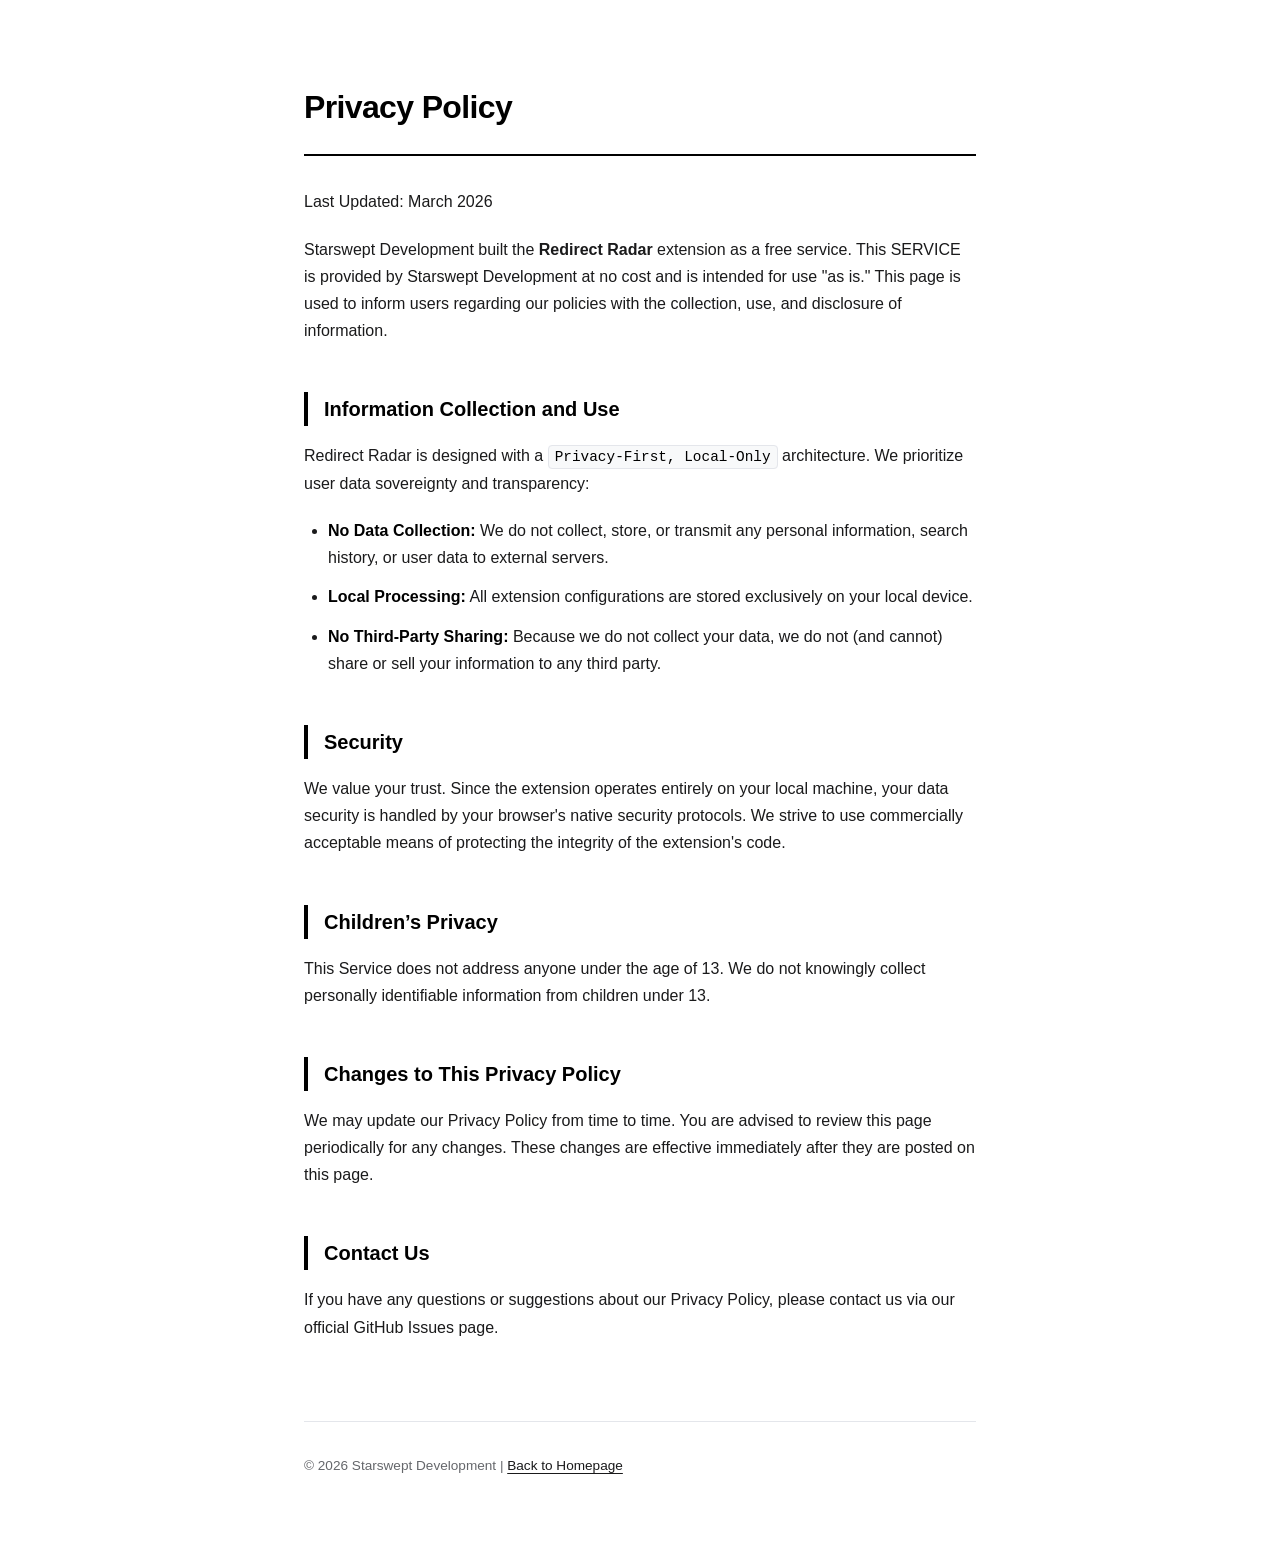
<file: docs/privacypolicy/index.html>
<!DOCTYPE html>
<html lang="en">
<head>
    <meta charset="UTF-8">
    <meta name="viewport" content="width=device-width, initial-scale=1.0">
    <title>Privacy Policy | Redirect Radar</title>
    <link rel="stylesheet" href="style.css">
</head>
<body>

    <h1>Privacy Policy</h1>
    <p>Last Updated: March 2026</p>

    <p>Starswept Development built the <strong>Redirect Radar</strong> extension as a free service. This SERVICE is provided by Starswept Development at no cost and is intended for use "as is." This page is used to inform users regarding our policies with the collection, use, and disclosure of information.</p>

    <h2>Information Collection and Use</h2>
    <p>Redirect Radar is designed with a <span class="highlight">Privacy-First, Local-Only</span> architecture. We prioritize user data sovereignty and transparency:</p>
    <ul>
        <li><strong>No Data Collection:</strong> We do not collect, store, or transmit any personal information, search history, or user data to external servers.</li>
        <li><strong>Local Processing:</strong> All extension configurations are stored exclusively on your local device.</li>
        <li><strong>No Third-Party Sharing:</strong> Because we do not collect your data, we do not (and cannot) share or sell your information to any third party.</li>
    </ul>

    <h2>Security</h2>
    <p>We value your trust. Since the extension operates entirely on your local machine, your data security is handled by your browser's native security protocols. We strive to use commercially acceptable means of protecting the integrity of the extension's code.</p>

    <h2>Children’s Privacy</h2>
    <p>This Service does not address anyone under the age of 13. We do not knowingly collect personally identifiable information from children under 13.</p>

    <h2>Changes to This Privacy Policy</h2>
    <p>We may update our Privacy Policy from time to time. You are advised to review this page periodically for any changes. These changes are effective immediately after they are posted on this page.</p>

    <h2>Contact Us</h2>
    <p>If you have any questions or suggestions about our Privacy Policy, please contact us via our official GitHub Issues page.</p>

    <div class="footer">
        © 2026 Starswept Development | <a href="../">Back to Homepage</a>
    </div>

</body>
</html>
</file>
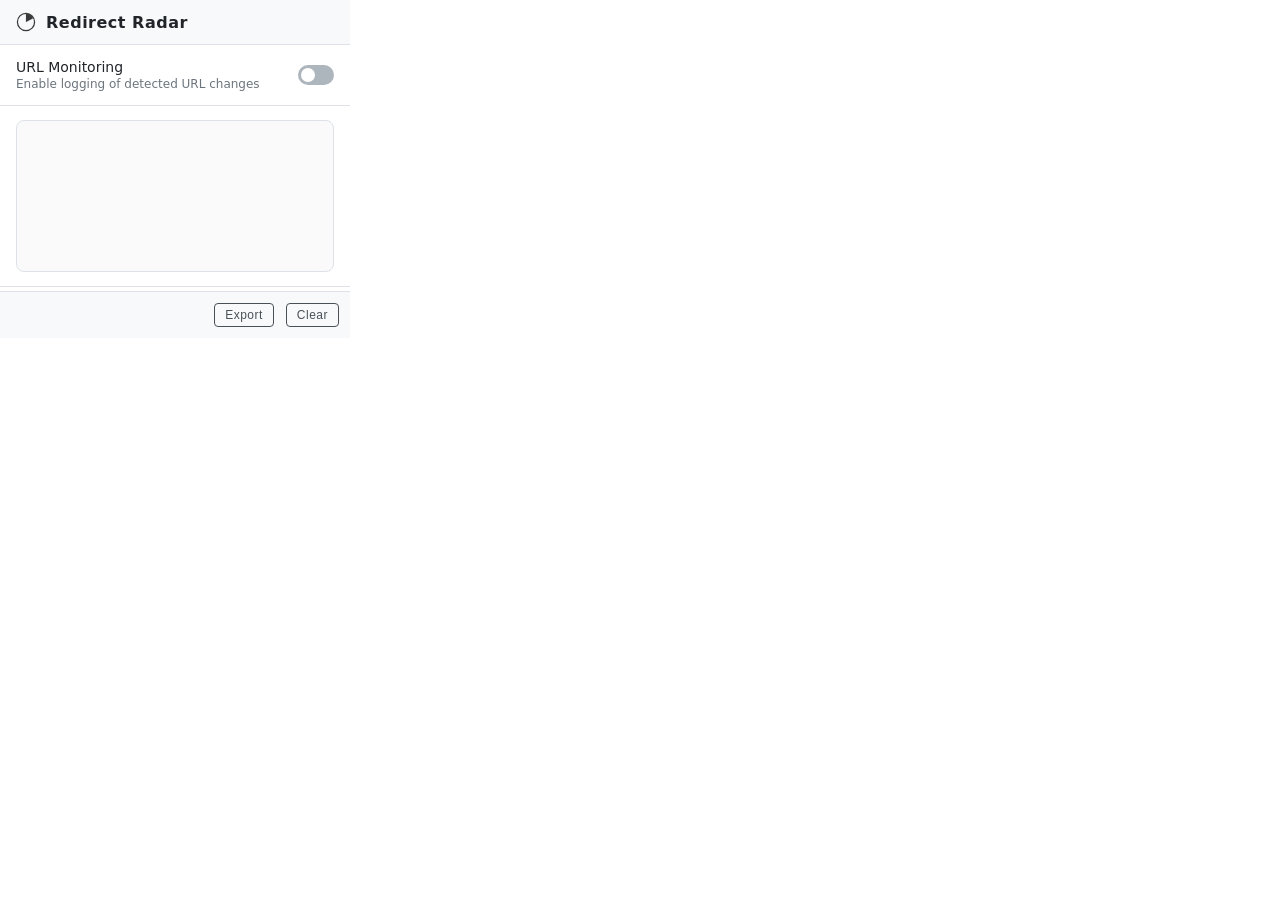
<file: app/popup/popup.html>
<!DOCTYPE html>
<html>

<head>
    <title>Redirect Radar</title>
    <link rel="stylesheet" type="text/css" href="popup.css">
</head>

<body class="preload">
    <div class="app-container">
        <header class="navbar">
            <div class="brand">
                <svg class="logo" width="20" height="20" viewBox="0 0 128 128" xmlns="http://www.w3.org/2000/svg">
                    <circle cx="64" cy="64" r="55" fill="none" stroke-width="8" />
                    <path d="M64 64 L64 10 A54 54 0 0 1 110 40 Z" />
                </svg>
                <span>Redirect Radar</span>
            </div>
        </header>
        <main class="content">
            <div class="list-item">
                <div class="item-info">
                    <span class="title">URL Monitoring</span>
                    <span class="description">Enable logging of detected URL changes</span>
                </div>
                <label class="status-switch">
                    <input type="checkbox" id="toggleSwitch">
                    <span class="slider"></span>
                </label>
            </div>
            <div class="list-item">
                <div class="log-container" id="logList">
                </div>
            </div>
        </main>
        <footer class="footer-actions">
            <div class="settings-btn" title="Advanced settings coming soon" hidden>
                <svg class="settings-cog" width="18" height="18" viewBox="0 0 24 24" fill="none" stroke="currentColor"
                    stroke-width="2" stroke-linecap="round" stroke-linejoin="round">
                    <circle cx="12" cy="12" r="3"></circle>
                    <path
                        d="M19.4 15a1.65 1.65 0 0 0 .33 1.82l.06.06a2 2 0 0 1 0 2.83 2 2 0 0 1-2.83 0l-.06-.06a1.65 1.65 0 0 0-1.82-.33 1.65 1.65 0 0 0-1 1.51V21a2 2 0 0 1-2 2 2 2 0 0 1-2-2v-.09A1.65 1.65 0 0 0 9 19.4a1.65 1.65 0 0 0-1.82.33l-.06.06a2 2 0 0 1-2.83 0 2 2 0 0 1 0-2.83l.06-.06a1.65 1.65 0 0 0 .33-1.82 1.65 1.65 0 0 0-1.51-1H3a2 2 0 0 1-2-2 2 2 0 0 1 2-2h.09A1.65 1.65 0 0 0 4.6 9a1.65 1.65 0 0 0-.33-1.82l-.06-.06a2 2 0 0 1 0-2.83 2 2 0 0 1 2.83 0l.06.06a1.65 1.65 0 0 0 1.82.33H9a1.65 1.65 0 0 0 1-1.51V3a2 2 0 0 1 2-2 2 2 0 0 1 2 2v.09a1.65 1.65 0 0 0 1 1.51 1.65 1.65 0 0 0 1.82-.33l.06-.06a2 2 0 0 1 2.83 0 2 2 0 0 1 0 2.83l-.06.06a1.65 1.65 0 0 0-.33 1.82V9a1.65 1.65 0 0 0 1.51 1H21a2 2 0 0 1 2 2 2 2 0 0 1-2 2h-.09a1.65 1.65 0 0 0-1.51 1z">
                    </path>
                </svg>
            </div>
            <button id="exportLogs" class="action-btn">Export</button>
            <button id="clearLogs" class="action-btn">Clear</button>
        </footer>
    </div>
    <script src="popup.js"></script>
</body>

</html>
</file>
<file: docs/privacypolicy/style.css>
:root {
    --bg-white: #ffffff;
    --bg-soft: #f8f9fa;
    --text-main: #1a1a1b;
    --text-muted: #65676b;
    --border-light: #e4e6eb;
    --accent-dark: #000000;
    --selection-bg: #000000;
    --selection-text: #ffffff;
}

* {
    box-sizing: border-box;
    margin: 0;
    padding: 0;
}

body { 
    background-color: var(--bg-white); 
    color: var(--text-main); 
    font-family: 'Inter', -apple-system, BlinkMacSystemFont, 'Segoe UI', Roboto, sans-serif; 
    line-height: 1.7; 
    padding: 80px 24px; 
    max-width: 720px; 
    margin: auto; 
    -webkit-font-smoothing: antialiased;
}

h1 {
    color: var(--accent-dark);
    border-bottom: 2px solid var(--accent-dark);
    padding-bottom: 20px;
    margin-bottom: 32px;
    font-size: 2rem;
    font-weight: 800;
    letter-spacing: -0.02em;
}

h2 {
    color: var(--accent-dark);
    margin-top: 48px;
    margin-bottom: 16px;
    font-size: 1.25rem;
    font-weight: 700;
    border-left: 4px solid var(--accent-dark);
    padding-left: 16px;
}

p {
    margin-bottom: 20px;
}

ul {
    padding-left: 24px;
    margin-bottom: 28px;
}

li {
    margin-bottom: 12px;
}

li strong {
    color: var(--accent-dark);
}

.highlight {
    color: var(--accent-dark);
    background-color: var(--bg-soft);
    padding: 3px 6px;
    border-radius: 4px;
    font-family: ui-monospace, SFMono-Regular, Consolas, monospace;
    font-size: 0.9em;
    border: 1px solid var(--border-light);
}

a {
    color: var(--text-main);
    text-decoration: underline;
    text-decoration-thickness: 1px;
    text-underline-offset: 3px;
    font-weight: 500;
    transition: opacity 0.2s ease;
}

a:hover {
    opacity: 0.6;
}

.footer {
    margin-top: 80px;
    font-size: 0.85rem;
    color: var(--text-muted);
    border-top: 1px solid var(--border-light);
    padding-top: 32px;
}

::selection {
    background: var(--selection-bg);
    color: var(--selection-text);
}
</file>
<file: app/popup/popup.css>
:root {
    /* Shared */
    --toggle-on: #24b445;
    --warning: #ffc107;

    /* Light */
    --bg: #ffffff;
    --surface: #f8f9fa;
    --border: #dee2e6;
    --text-primary: #212529;
    --text-secondary: #6c757d;
    --log-container: rgba(0, 0, 0, 0.02);
    --scrollbar-thumb: #BDC1C6;
    --scrollbar-thumb-hover: #909499;
    --blue: #0056b3;
    --green: #24b445;
    --yellow: #CCFF00;
    --white: #495057;
}

/* Dark */
@media (prefers-color-scheme: dark) {
    :root {
        --bg: #0c1014;
        --surface: #1a1e23;
        --border: #2d3239;
        --text-primary: #ffffff;
        --text-secondary: #adb5bd;
        --log-container: rgba(0, 0, 0, 0.2);
        --scrollbar-thumb: #444;
        --scrollbar-thumb-hover: #666;
        --blue: #00f2ff;
        --green: #39FF14;
        --yellow: #CCFF00;
        --white: #FFFFFF;
    }
}

body {
    font-family: "Inter", system-ui, "Segoe UI", Roboto, Helvetica, Arial, sans-serif;
    width: 350px;
    margin: 0;
    background-color: var(--bg);
    color: var(--text-primary);
    overflow: hidden;

}

.navbar,
.brand,
.list-item {
    display: flex;
    align-items: center;
}

.navbar {
    background-color: var(--surface);
    padding: 12px 16px;
    border-bottom: 1px solid var(--border);
    justify-content: space-between;
}

.brand {
    gap: 10px;
    font-weight: 600;
    font-size: 16px;
    color: var(--text-primary);
    letter-spacing: 0.5px;
}

.logo {
    width: 20px;
    height: 20px;
    transition: filter 0.3s ease;
    filter: grayscale(1) brightness(0.5);
    transform-origin: center; 
}

.logo circle,
.logo path {
    transition: stroke 0.3s ease, fill 0.3s ease, fill-opacity 0.3s ease;
    stroke: var(--text-secondary);
}

.logo path {
    fill: var(--text-secondary);
}

@keyframes radar-spin {
    from {
        transform: rotate(0deg);
    }
    to {
        transform: rotate(360deg);
    }
}

.logo.active {
    animation: radar-spin 4s linear infinite;
    filter: grayscale(0) brightness(1) drop-shadow(0 0 4px var(--green));
}

.logo.active circle {
    stroke: var(--green);
}

.logo.active path {
    fill: var(--green);
    fill-opacity: 0.4;
}

.list-item {
    padding: 14px 16px;
    border-bottom: 1px solid var(--border);
    justify-content: space-between;
}

.item-info {
    display: flex;
    flex-direction: column;
    gap: 2px;
}

.title {
    font-size: 14px;
    font-weight: 500;
}

.description {
    font-size: 12px;
    color: var(--text-secondary);
}

.status-switch {
    position: relative;
    width: 36px;
    height: 20px;
}

.status-switch input {
    opacity: 0;
    width: 0;
    height: 0;
}

.slider {
    position: absolute;
    cursor: pointer;
    inset: 0;
    background-color: #adb5bd;
    transition: .2s;
    border-radius: 20px;
}

.slider:before {
    position: absolute;
    content: "";
    height: 14px;
    width: 14px;
    left: 3px;
    bottom: 3px;
    background-color: white;
    transition: .2s;
    border-radius: 50%;
}

input:checked+.slider {
    background-color: var(--toggle-on);
}

input:checked+.slider:before {
    transform: translateX(16px);
}

.log-container {
    max-height: 250px;
    min-height: 150px;
    overflow-y: auto;
    background: var(--log-container);
    width: 100%;
    border-radius: 8px;
    border: 1px solid var(--border);
}

.log-entry {
    padding: 10px 16px;
    border-bottom: 1px solid var(--border);
}

.log-entry:last-child {
    border-bottom: none;
}

.log-url {
    font-family: 'Monaco', 'Consolas', monospace;
    font-size: 11px;
    color: var(--blue);
    word-break: break-all;
    display: block;
    margin-bottom: 2px;
}

.log-time {
    font-size: 9px;
    color: var(--text-secondary);
    text-transform: uppercase;
}

.log-container::-webkit-scrollbar {
    width: 16px;
}

.log-container::-webkit-scrollbar-track {
    background: transparent;
}

.log-container::-webkit-scrollbar-thumb {
    background-clip: padding-box;
    border: 4px solid transparent;
    background-color: var(--scrollbar-thumb);
    border-radius: 10px;
}

.log-container::-webkit-scrollbar-thumb:hover {
    background-color: var(--scrollbar-thumb-hover); 
}

.footer-actions {
    display: flex;
    gap: 12px;
    padding: 11px;
    text-align: center;
    background-color: var(--surface);
    font-size: 11px;
    border-top: 1px solid var(--border);
    margin-top: 4px;
    justify-content: flex-end;
    align-items: center;
    position: relative;
}

.settings-btn {
    margin-right: auto;
    opacity: 0.6;
    transition: opacity 0.3s ease, transform 0.3s ease;
}

.settings-btn:hover {
    opacity: 1;
}

.settings-cog {
    color: var(--white);
    display: block;
}

.action-btn {
    background: transparent;
    border-color: var(--white);
    border: 1px solid var(--white);
    color: var(--white);
    border-radius: 4px;
    padding: 4px 10px;
    font-size: 12px;
    cursor: pointer;
    transition: 0.2s;
    letter-spacing: 0.5px;
}

.action-btn:hover {
    box-shadow: 0 0 5px var(--white);
}

.hidden {
    max-height: 0;
    opacity: 0;
    overflow: hidden;
    pointer-events: none;
}

body.preload,
body.preload *,
body.preload *::before,
body.preload *::after {
    -webkit-transition: none !important;
    transition: none !important;
    animation: none !important;
}
</file>
